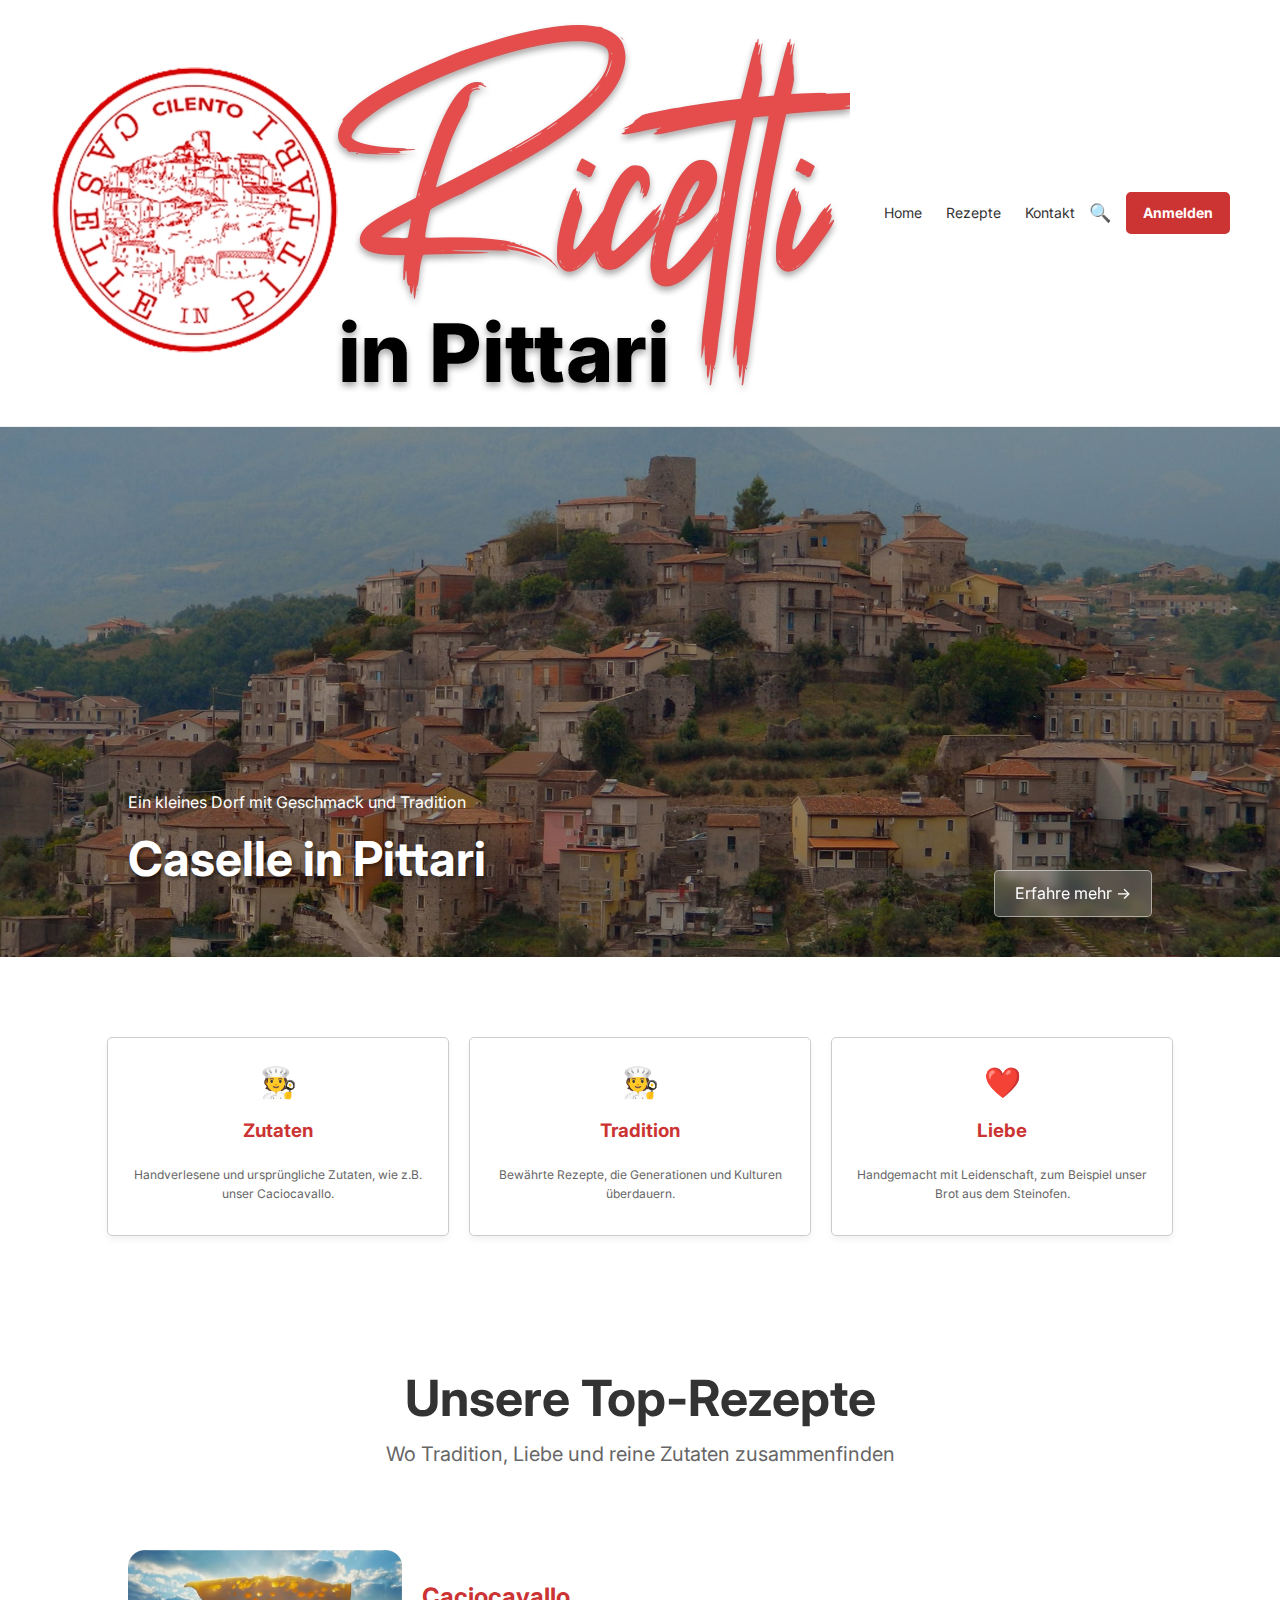
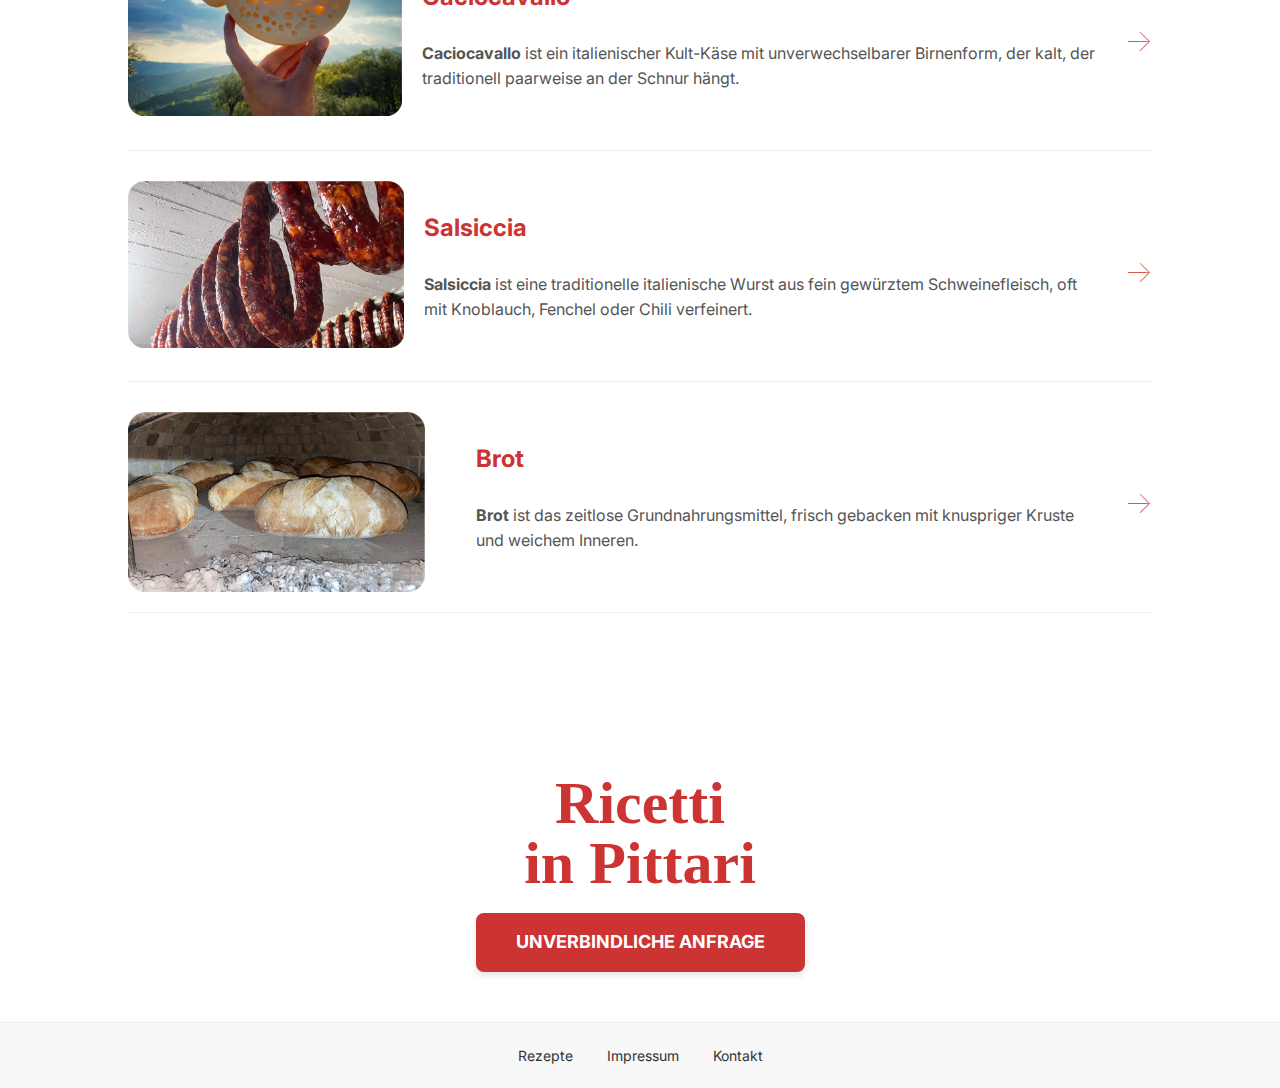
<file: public/index.html>
<!DOCTYPE html>
<html lang="de">
<head>
    <meta charset="UTF-8">
    <meta name="viewport" content="width=device-width, initial-scale=1.0">

    <title>Ricetti in Pittari - Nachbau</title>

    <link rel="preconnect" href="https://fonts.googleapis.com">
    <link rel="preconnect" href="https://fonts.gstatic.com" crossorigin>
    <link href="https://fonts.googleapis.com/css2?family=Inter:wght@400;700&display=swap" rel="stylesheet">

    <link rel="stylesheet" href="style.css">
    <style>
        .icon::before {
            content: '★'; /* Generischer Platzhalter */
            font-size: 30px;
            display: block;
            margin-bottom: 10px;
            color: #CC3333; /* Rot der Marke */
        }
        /* Spezifischere Platzhalter */
        .zutaten .icon::before { content: '🧑‍🍳'; }
        .tradition .icon::before { content: '🧑‍🍳'; }
        .liebe .icon::before { content: '❤️'; }
    </style>
</head>
<body>
    <header class="main-header"> 
<div class="logo">
    <img src="logo_ricetti.webp" alt="Ricetti in Pittari Logo">
</div>
        </div>
        <nav class="main-nav">
            <a href="#">Home</a>
            <a href="#">Rezepte</a>
            <a href="#">Kontakt</a>
        </nav>
        <div class="user-actions">
            <span class="search-icon">🔍</span>
            <a href="#" class="btn-anmelden">Anmelden</a>
        </div>
    </header>

    <section class="hero-section">
        <div class="hero-overlay">
            <p class="hero-subtitle">Ein kleines Dorf mit Geschmack und Tradition</p>
            <h1 class="hero-title">Caselle in Pittari</h1>
            <a href="#" class="btn-mehr">Erfahre mehr →</a>
        </div>
    </section>

    <section class="feature-section">
        <div class="feature-card zutaten">
            <div class="icon"></div>
            <h3>Zutaten</h3>
            <p>Handverlesene und ursprüngliche Zutaten, wie z.B. unser Caciocavallo.</p>
        </div>
        <div class="feature-card tradition">
            <div class="icon"></div>
            <h3>Tradition</h3>
            <p>Bewährte Rezepte, die Generationen und Kulturen überdauern.</p>
        </div>
        <div class="feature-card liebe">
            <div class="icon"></div>
            <h3>Liebe</h3>
            <p>Handgemacht mit Leidenschaft, zum Beispiel unser Brot aus dem Steinofen.</p>
        </div>
    </section>

    <main class="main-content">
        <h2>Unsere Top-Rezepte</h2>
        <p class="sub-heading">Wo Tradition, Liebe und reine Zutaten zusammenfinden</p>

        <article class="recipe-card">
            <div class="recipe-image-placeholder img-caciocavallo"></div>
            <div class="recipe-details">
                <h3>Caciocavallo</h3>
                <p><strong>Caciocavallo</strong> ist ein italienischer Kult-Käse mit unverwechselbarer Birnenform, der kalt, der traditionell paarweise an der Schnur hängt.</p>
                <a href="#" class="recipe-link">→</a>
            </div>
        </article>

        <article class="recipe-card">
            <div class="recipe-image-placeholder img-salsiccia"></div>
            <div class="recipe-details">
                <h3>Salsiccia</h3>
                <p><strong>Salsiccia</strong> ist eine traditionelle italienische Wurst aus fein gewürztem Schweinefleisch, oft mit Knoblauch, Fenchel oder Chili verfeinert.</p>
                <a href="#" class="recipe-link">→</a>
            </div>
        </article>

        <article class="recipe-card">
            <div class="recipe-image-placeholder img-brot"></div>
            <div class="recipe-details">
                <h3>Brot</h3>
                <p><strong>Brot</strong> ist das zeitlose Grundnahrungsmittel, frisch gebacken mit knuspriger Kruste und weichem Inneren.</p>
                <a href="#" class="recipe-link">→</a>
            </div>
        </article>
    </main>

    <section class="cta-banner">
        <div class="cta-logo">Ricetti<br>in Pittari</div>
        <a href="#" class="btn-cta">unverbindliche Anfrage</a>
    </section>

    <footer class="bottom-footer">
        <a href="#">Rezepte</a>
        <a href="#">Impressum</a>
        <a href="#">Kontakt</a>
    </footer>

</body>
</html>
</file>
<file: public/style.css>
/* Globale Stile und Reset */
body {
    font-family: Inter, sans-serif;
    margin: 0;
    padding: 0;
    background-color: #fff;
    color: #333;
    line-height: 1.6;
}

h1, h2, h3 {
    font-family: 'Inter', sans-serif; /* Die Schriftart Inter ist eine serifenlose Schrift */
    color: #333;
}

a {
    text-decoration: none;
    color: #CC3333; /* Roter Link-Text */
}

/* 1. Header/Navigation Bar */
.main-header {
    display: flex;
    justify-content: space-between;
    align-items: center;
    padding: 10px 50px;
    background-color: #fff;
    border-bottom: 1px solid #eee;
    font-size: 14px;
}

.logo img {
    /* Platzhalter für das Logo */
    border-radius: 3px;
}

.main-nav a {
    margin-left: 20px;
    color: #333;
    transition: color 0.3s;
}

.main-nav a:hover {
    color: #CC3333;
}

.user-actions {
    display: flex;
    align-items: center;
}

.search-icon {
    font-size: 18px;
    margin-right: 15px;
    cursor: pointer;
}

.btn-anmelden {
    background-color: #CC3333;
    color: #fff;
    padding: 8px 15px;
    border-radius: 5px;
    font-weight: bold;
    border: 2px solid #CC3333;
}

/* 2. Hero Section */
.hero-section {
    /* Simuliert das Hintergrundbild des Dorfes */
    background-image: linear-gradient(rgba(0, 0, 0, 0.4), rgba(0, 0, 0, 0.4)), url('banner.webp');
    background-size: cover;
    background-position: center;
    height: 450px; /* Höhe wie im Originalbild */
    display: flex;
    align-items: flex-end; /* Inhalt unten ausrichten */
    padding: 40px 10%;
    color: #fff;
    position: relative;
}

.hero-overlay {
    max-width: 600px;
}

.hero-subtitle {
    font-size: 16px;
    margin-bottom: 5px;
}

.hero-title {
    font-size: 48px;
    margin: 0 0 20px 0;
    color: #fff;
    text-shadow: 2px 2px 4px rgba(0,0,0,0.5);
}

.btn-mehr {
    position: absolute;
    bottom: 40px;
    right: 10%;
    background-color: rgba(255, 255, 255, 0.2);
    color: #fff;
    padding: 10px 20px;
    border-radius: 5px;
    backdrop-filter: blur(5px);
    border: 1px solid rgba(255, 255, 255, 0.5);
}

/* 3. Icon/Feature Section */
.feature-section {
    display: flex;
    justify-content: center;
    gap: 20px;
    margin-top: 80px; /* Keine Überlappung mit Hero-Sektion */
    padding: 0 50px;
    position: relative;
    z-index: 10; /* Stellen Sie sicher, dass sie über dem Hero-Bild liegt */
}

.feature-card {
    background-color: #fff;
    border: 1px solid #ccc;
    border-radius: 5px;
    padding: 20px;
    text-align: center;
    width: 30%;
    max-width: 300px;
    min-height: 100px;
    box-shadow: 0 4px 6px rgba(0, 0, 0, 0.05);
}

.feature-card h3 {
    color: #CC3333;
    margin-top: 5px;
}

.feature-card p {
    font-size: 12px;
    color: #666;
}

/* 4. Main Content Section (Top-Rezepte) */
.main-content {
    padding: 80px 10%;
    text-align: center;
}

.main-content h2 {
    font-size: 50px;
    margin-bottom: -20px;
}

.sub-heading {
    margin-bottom: 80px;
    color: #666;
    font-size: 20px;
}

.recipe-card {
    display: flex;
    align-items: center;
    text-align: left;
    margin-bottom: 30px;
    border-bottom: 1px solid #eee;
    padding-bottom: 20px;
}

.recipe-image-placeholder {
    width: 400px;
    height: 180px;
    margin-right: 20px;
    border-radius: 5px;
    /*background-color: #ccc;*/
    /* ÄNDERUNG: Stellt sicher, dass das gesamte Bild im Container sichtbar ist */
    background-size: contain; 
    background-repeat: no-repeat; /* Wichtig, damit das Bild nicht gekachelt wird */
    /*background-position: center;*/
}

/* Spezifische Platzhalterfarben (für mehr visuellen Bezug) */
.img-caciocavallo { background-image: url('caciocavallo.webp'); }
.img-salsiccia { background-image: url('salsiccia.webp');  }
.img-brot { background-image: url('brot.webp');  }

.recipe-details {
    flex-grow: 1;
    position: relative;
    padding-right: 50px; /* Platz für den Pfeil */
}

.recipe-details h3 {
    color: #CC3333;
    font-size: 24px;
    margin-top: 0;
}

.recipe-details p {
    margin: 10px 0;
    color: #555;
}

.recipe-details strong {
    font-weight: bold;
}

.recipe-link {
    position: absolute;
    right: 0;
    top: 50%;
    transform: translateY(-50%);
    font-size: 30px;
    color: #CC3333;
    font-weight: lighter;
    transition: transform 0.2s;
}

.recipe-card:hover .recipe-link {
    transform: translateY(-50%) translateX(5px);
}

/* 5. Footer/CTA Section */
.cta-banner {
    background-color: #fff;
    padding: 50px 0;
    text-align: center;
}

.cta-logo {
    font-family: 'Georgia', serif;
    font-size: 60px;
    font-weight: bold;
    color: #CC3333;
    line-height: 1;
    margin-bottom: 20px;
}

.btn-cta {
    display: inline-block;
    background-color: #CC3333;
    color: #fff;
    padding: 15px 40px;
    border-radius: 8px;
    font-size: 18px;
    font-weight: bold;
    text-transform: uppercase;
    box-shadow: 0 4px 6px rgba(0, 0, 0, 0.1);
}

/* 6. Bottom Footer */
.bottom-footer {
    background-color: #f8f8f8;
    text-align: center;
    padding: 20px 0;
    border-top: 1px solid #eee;
}

.bottom-footer a {
    color: #333;
    margin: 0 15px;
    font-size: 14px;
}

.bottom-footer a:hover {
    color: #CC3333;
}
</file>
